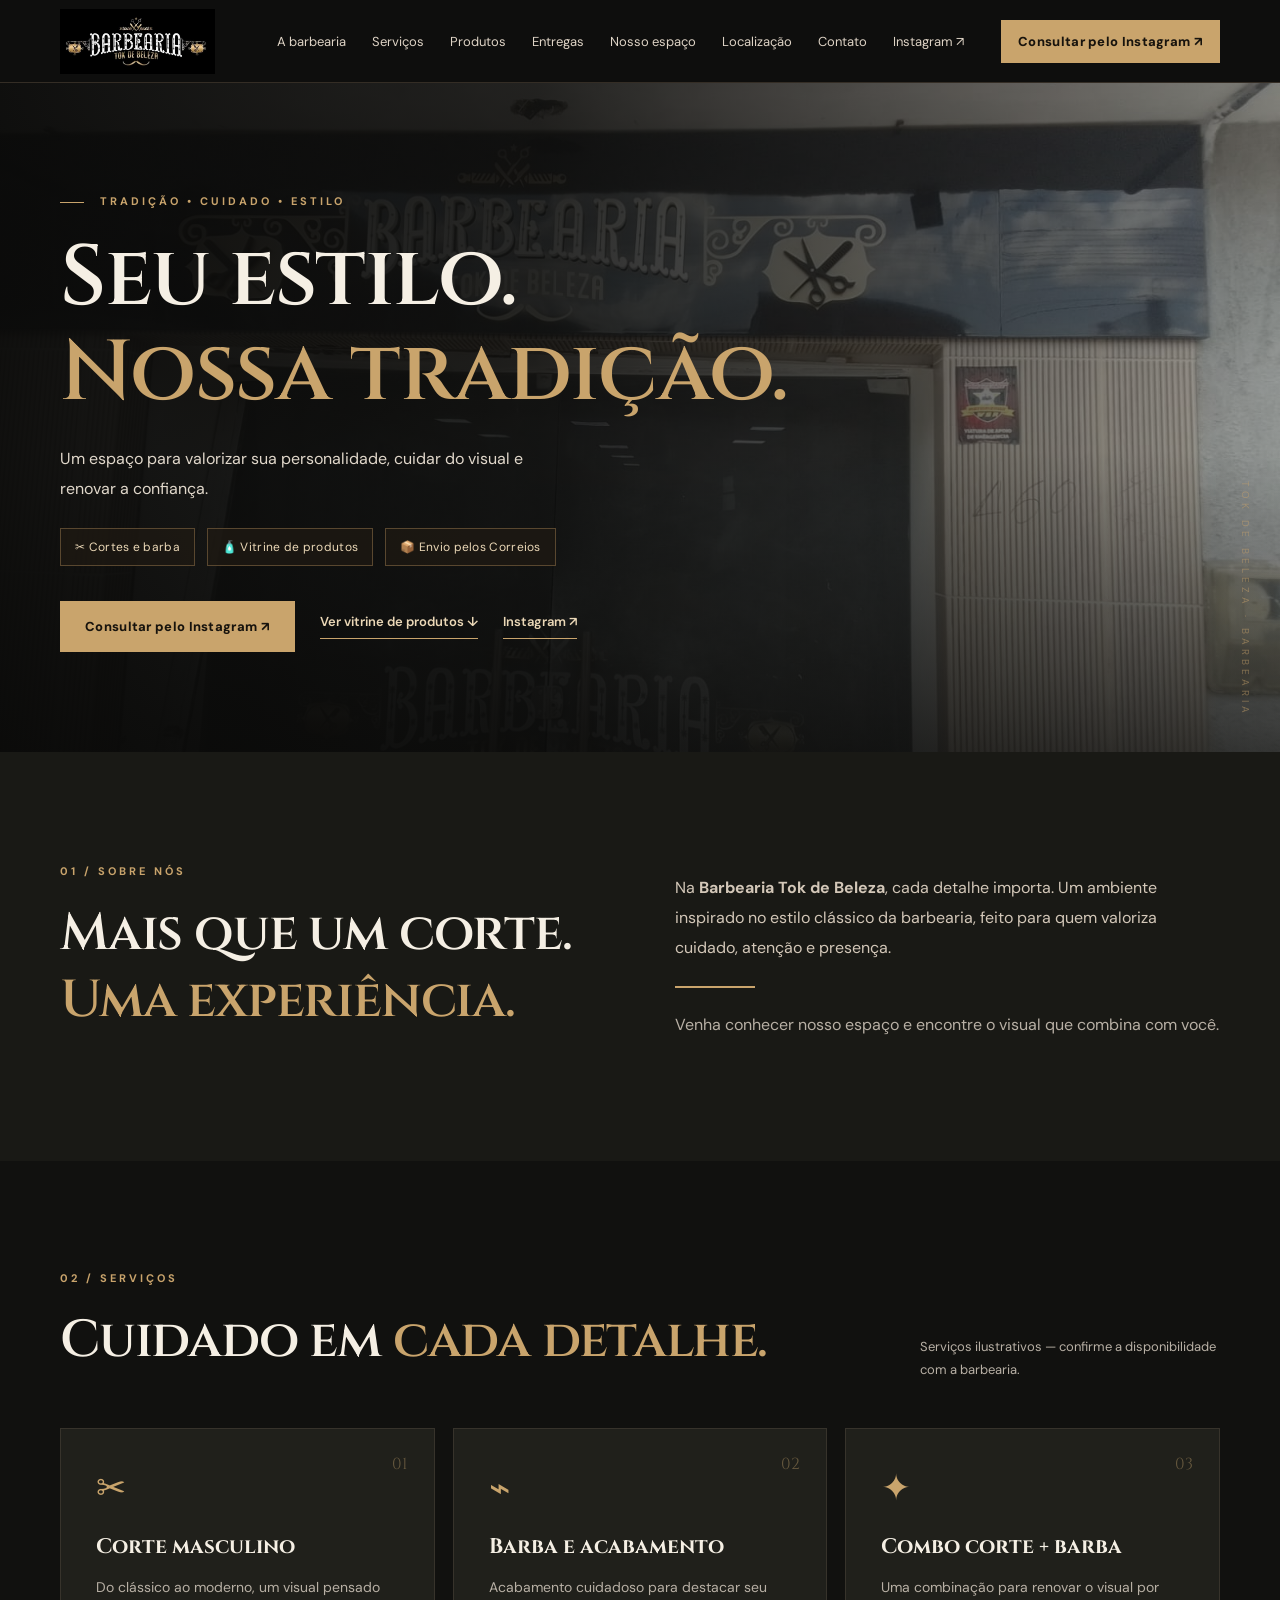
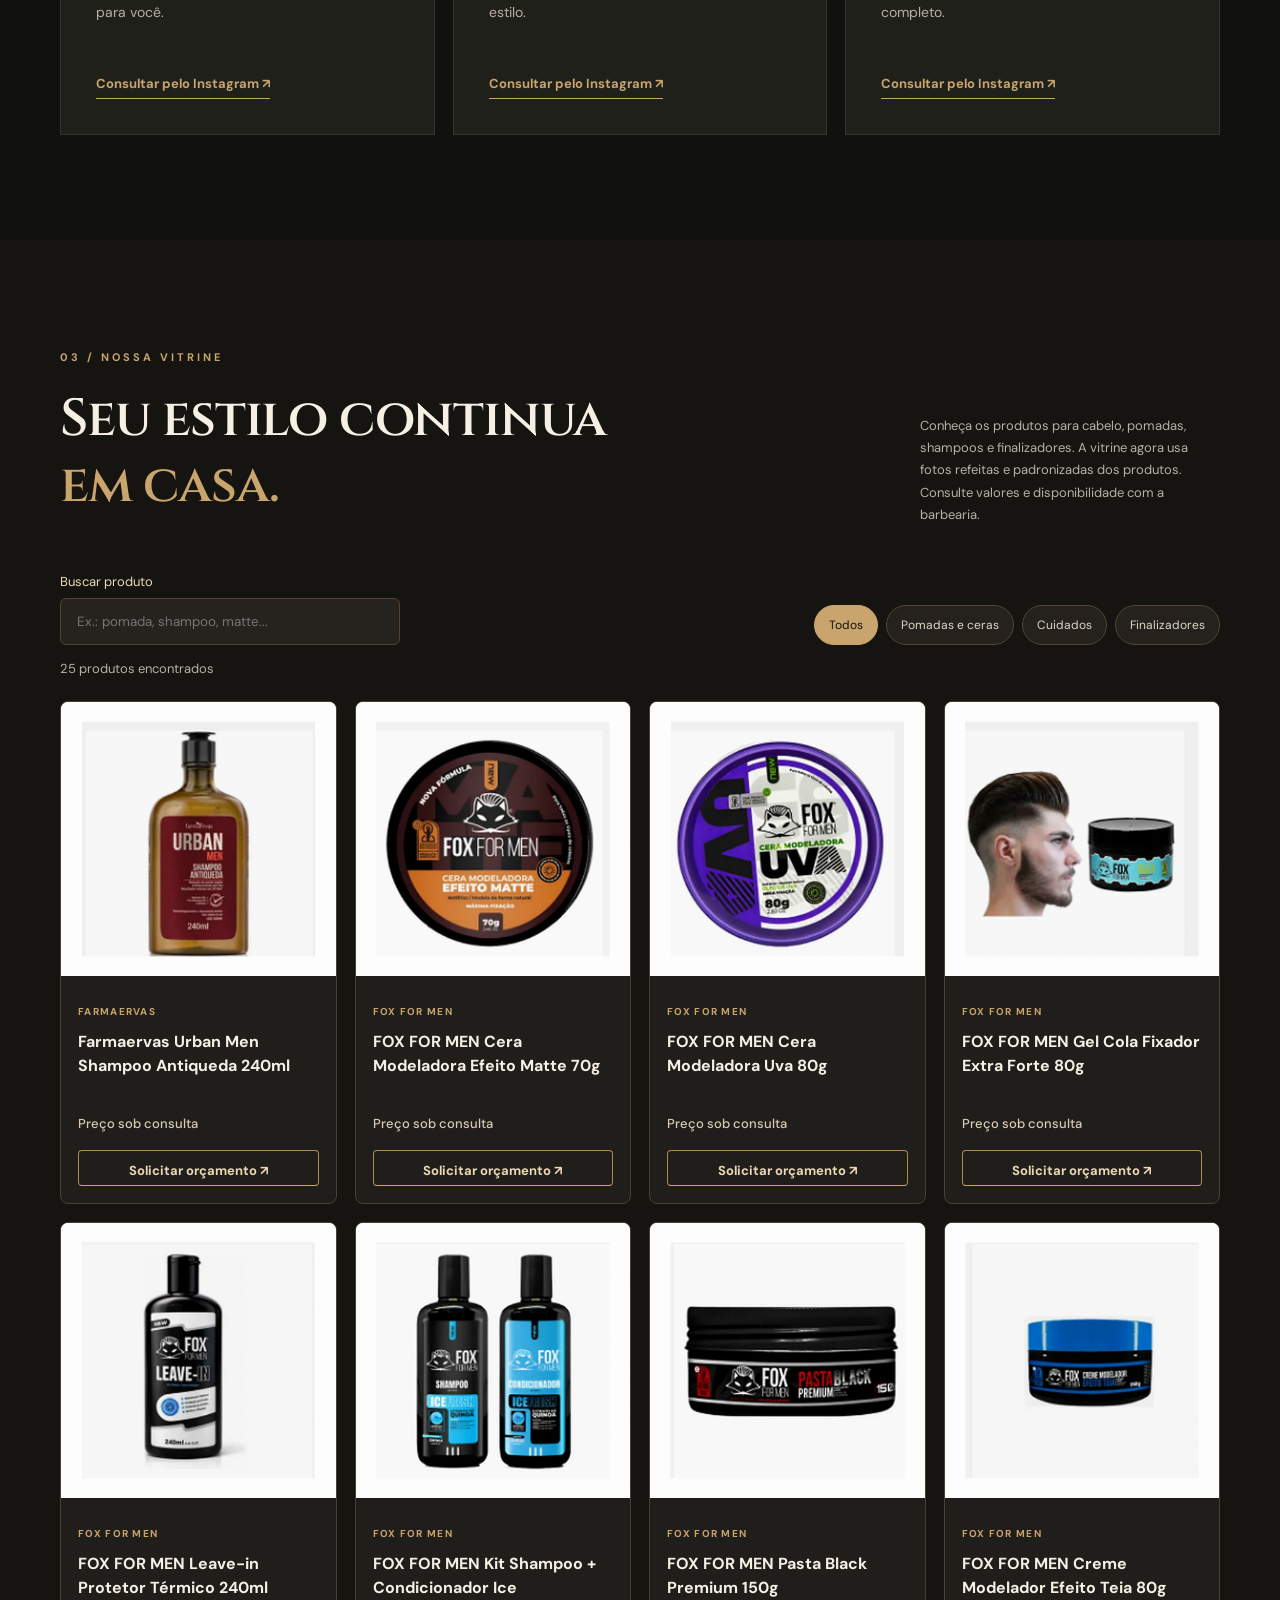
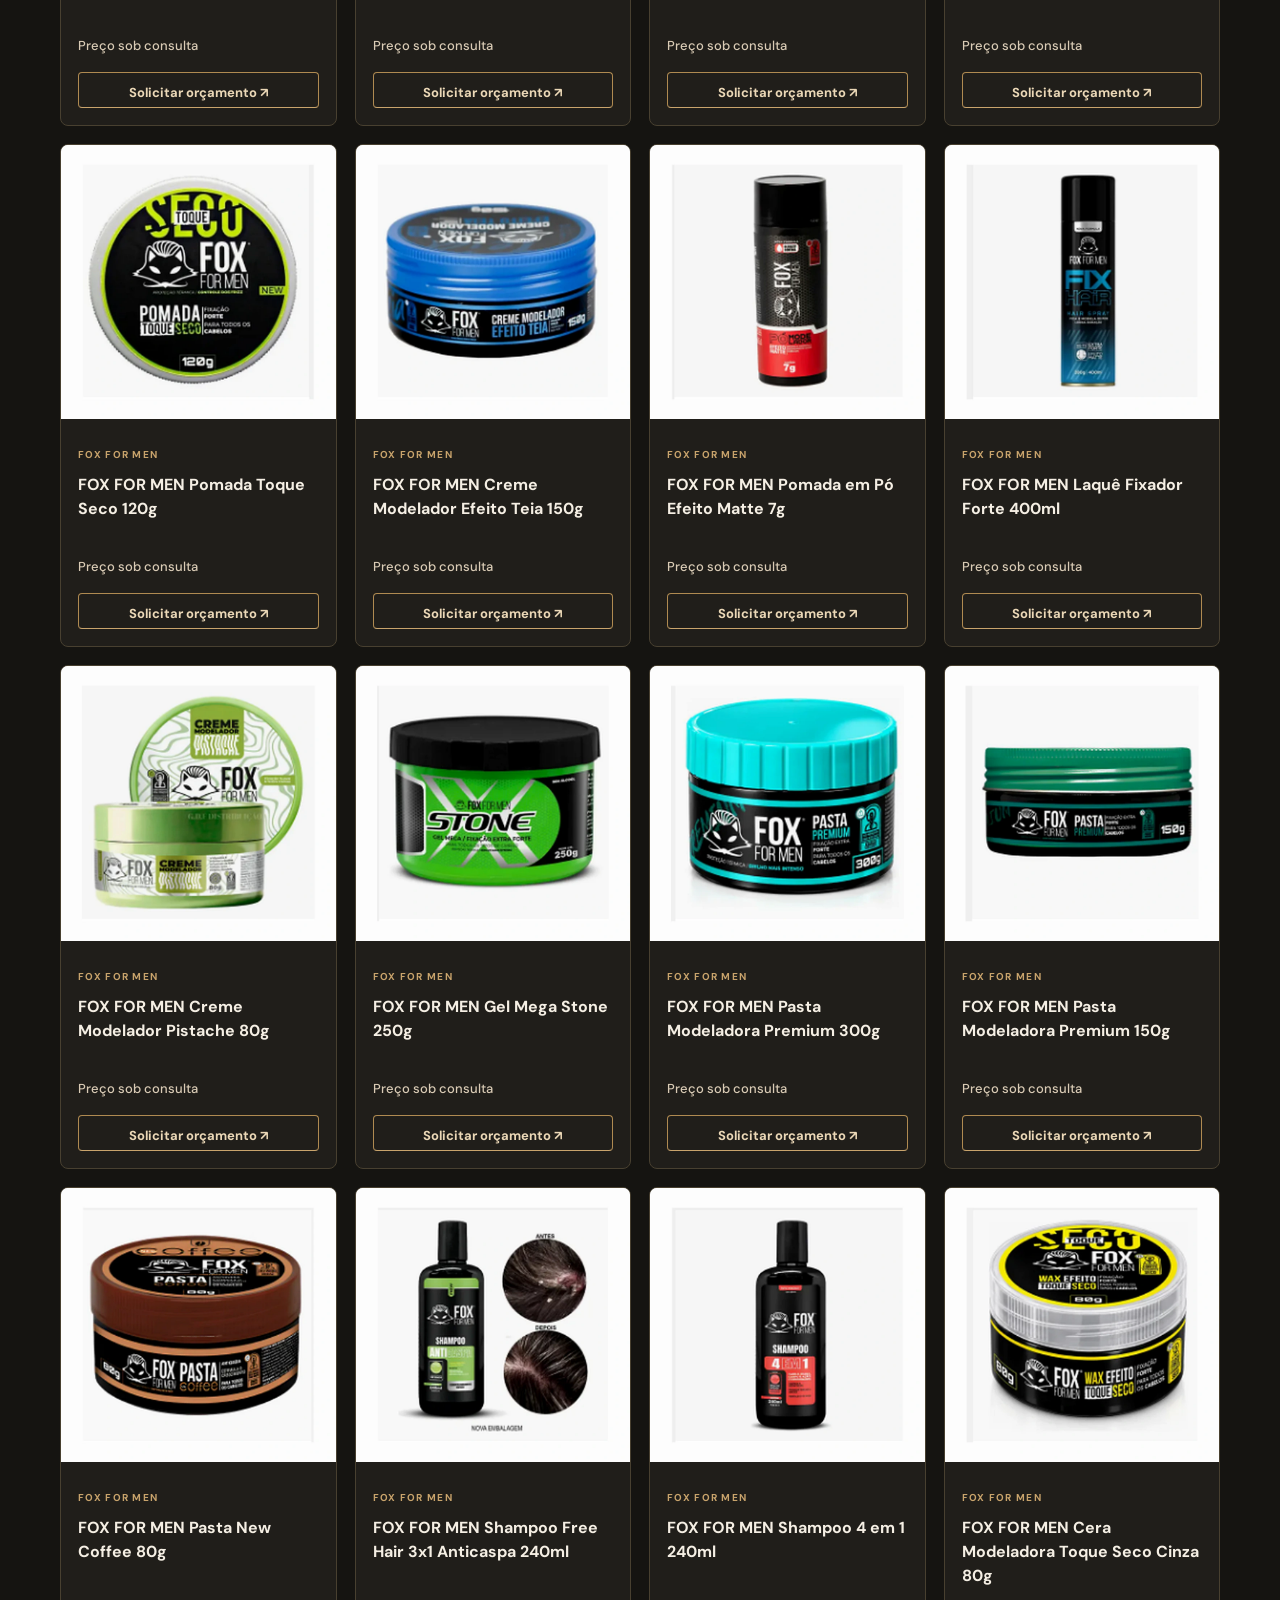
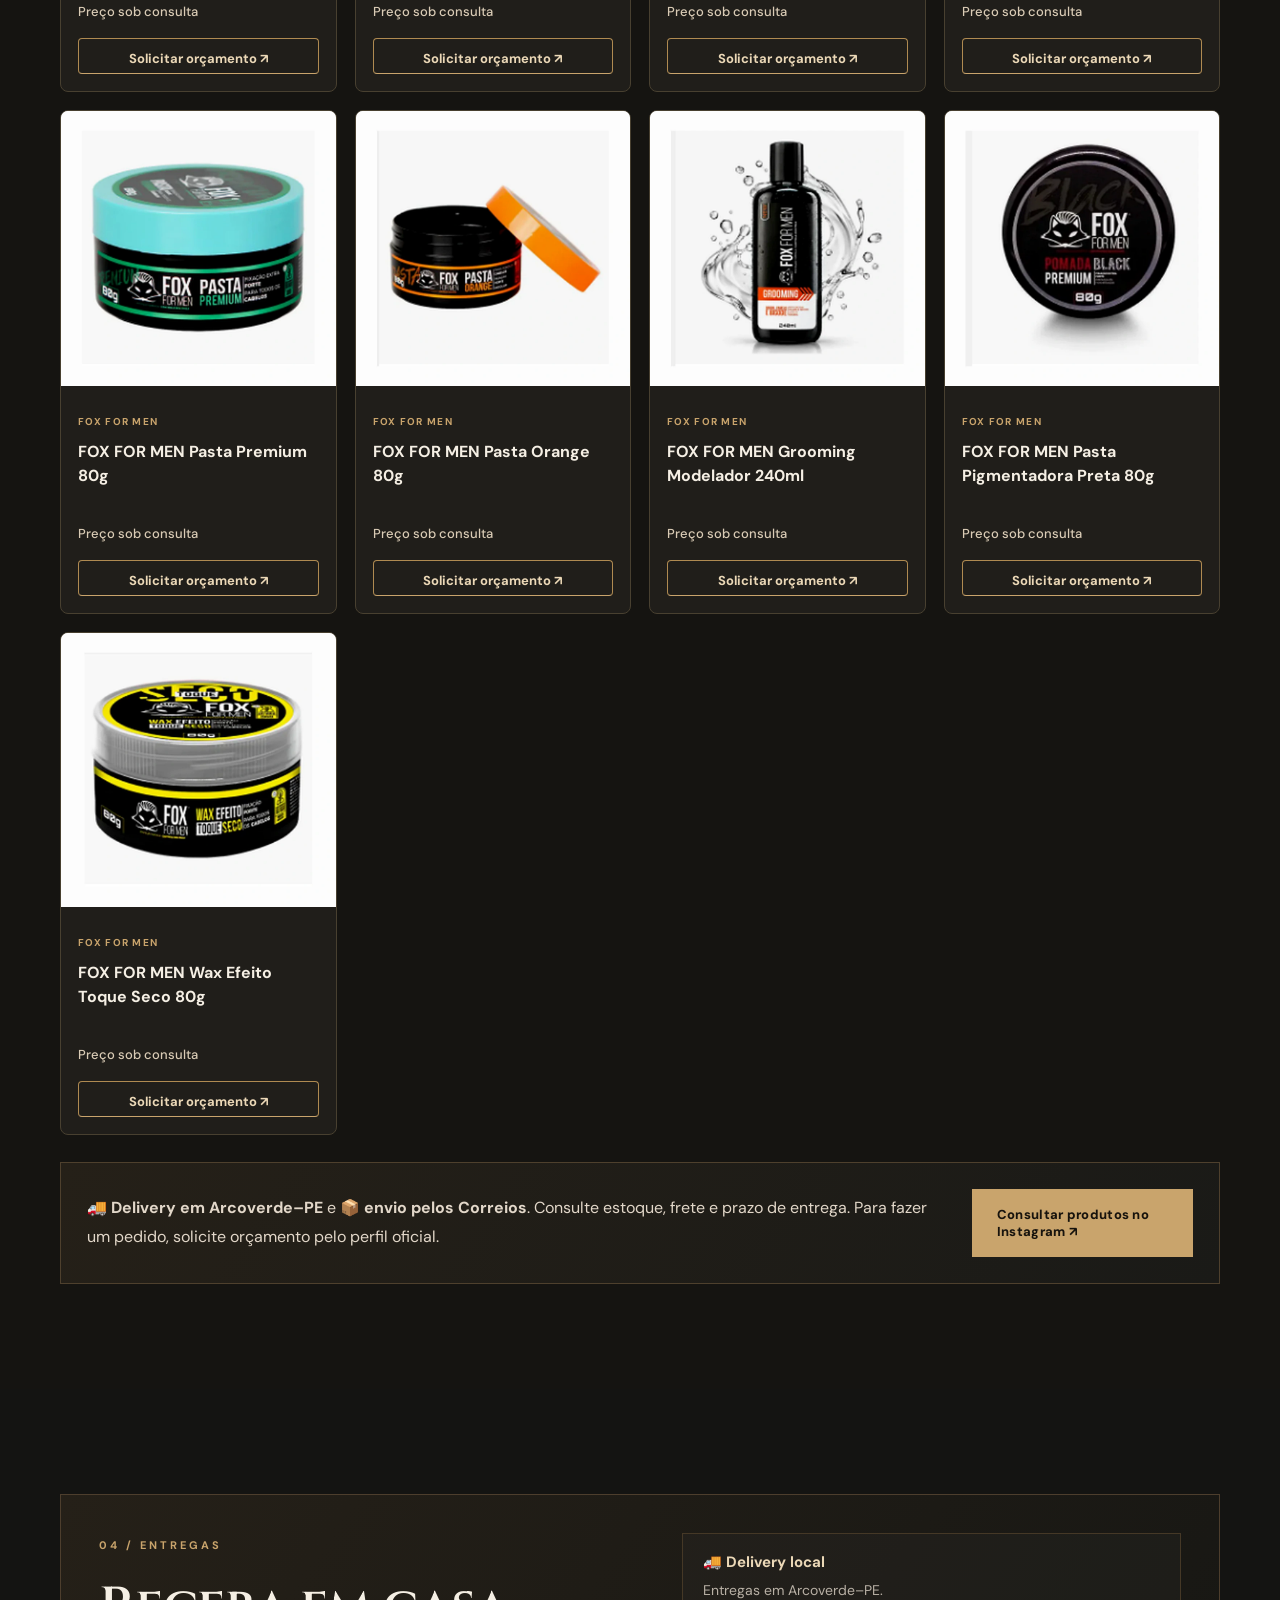
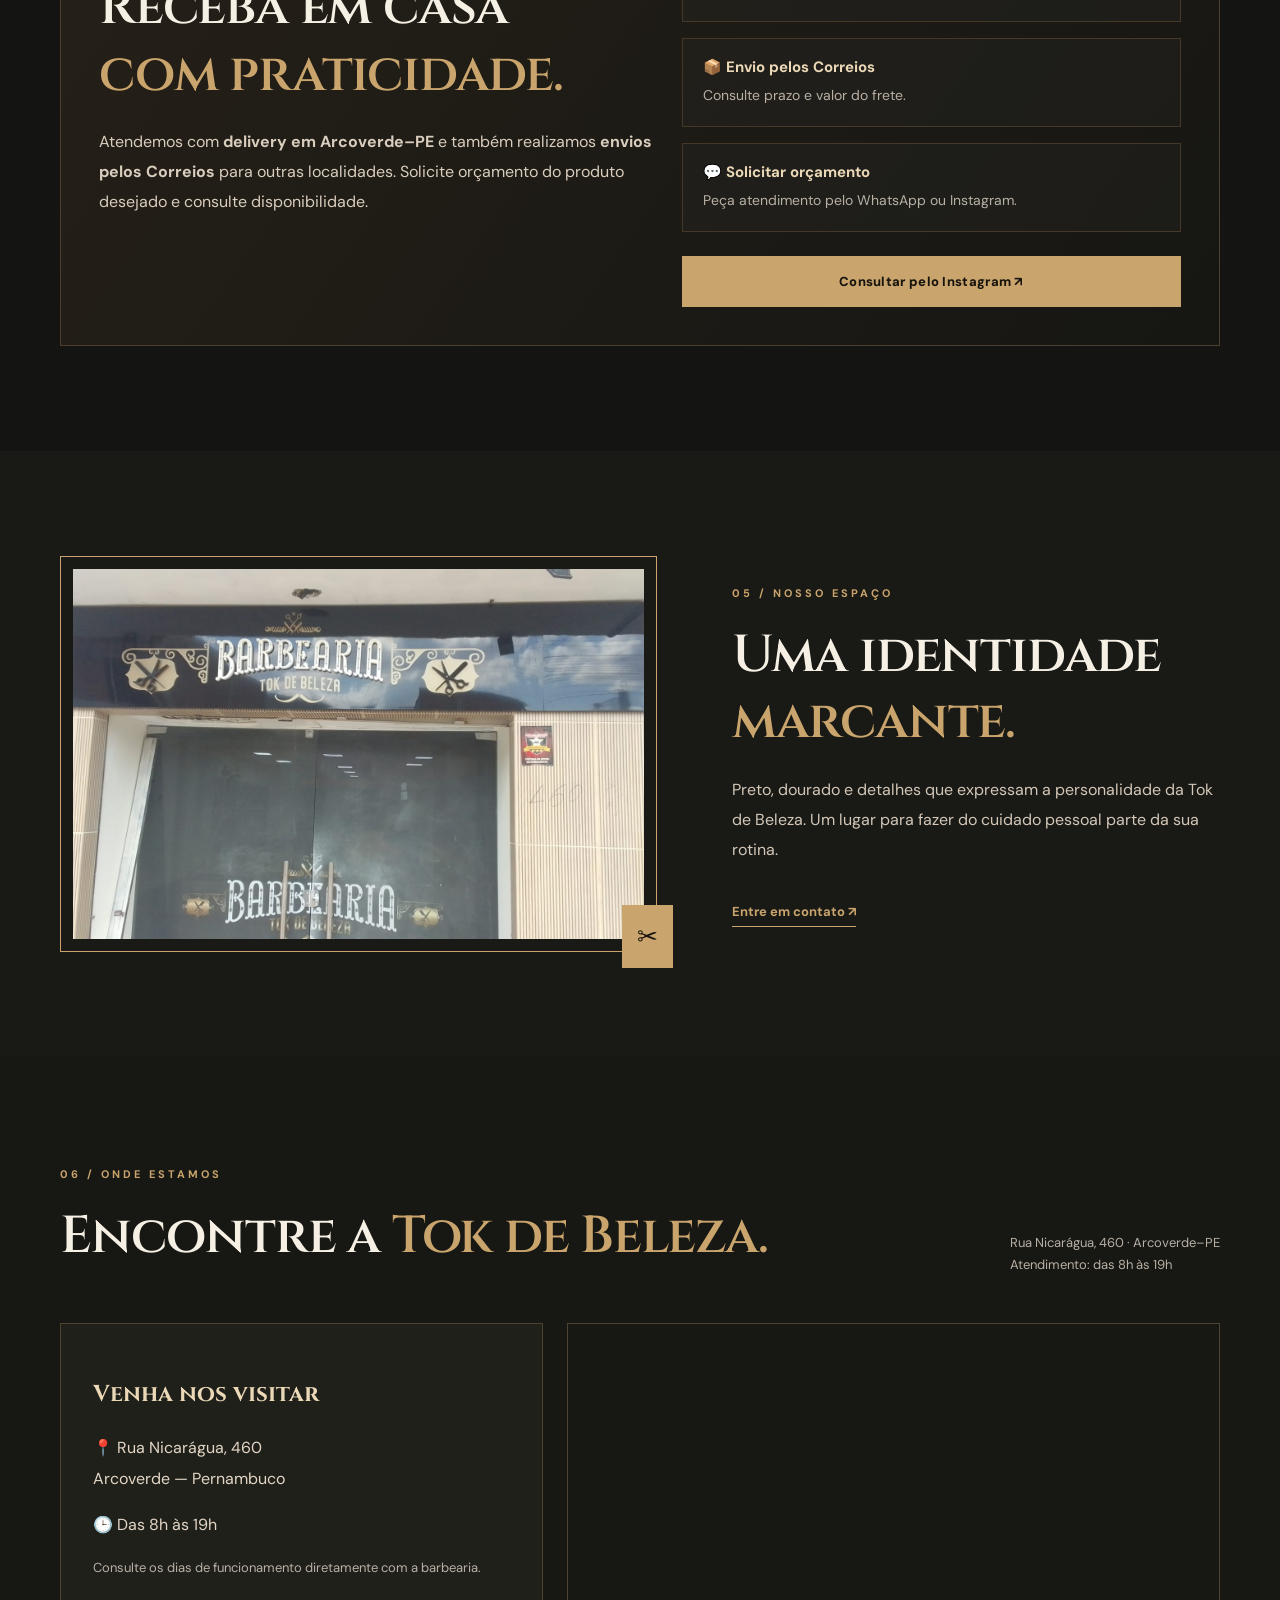
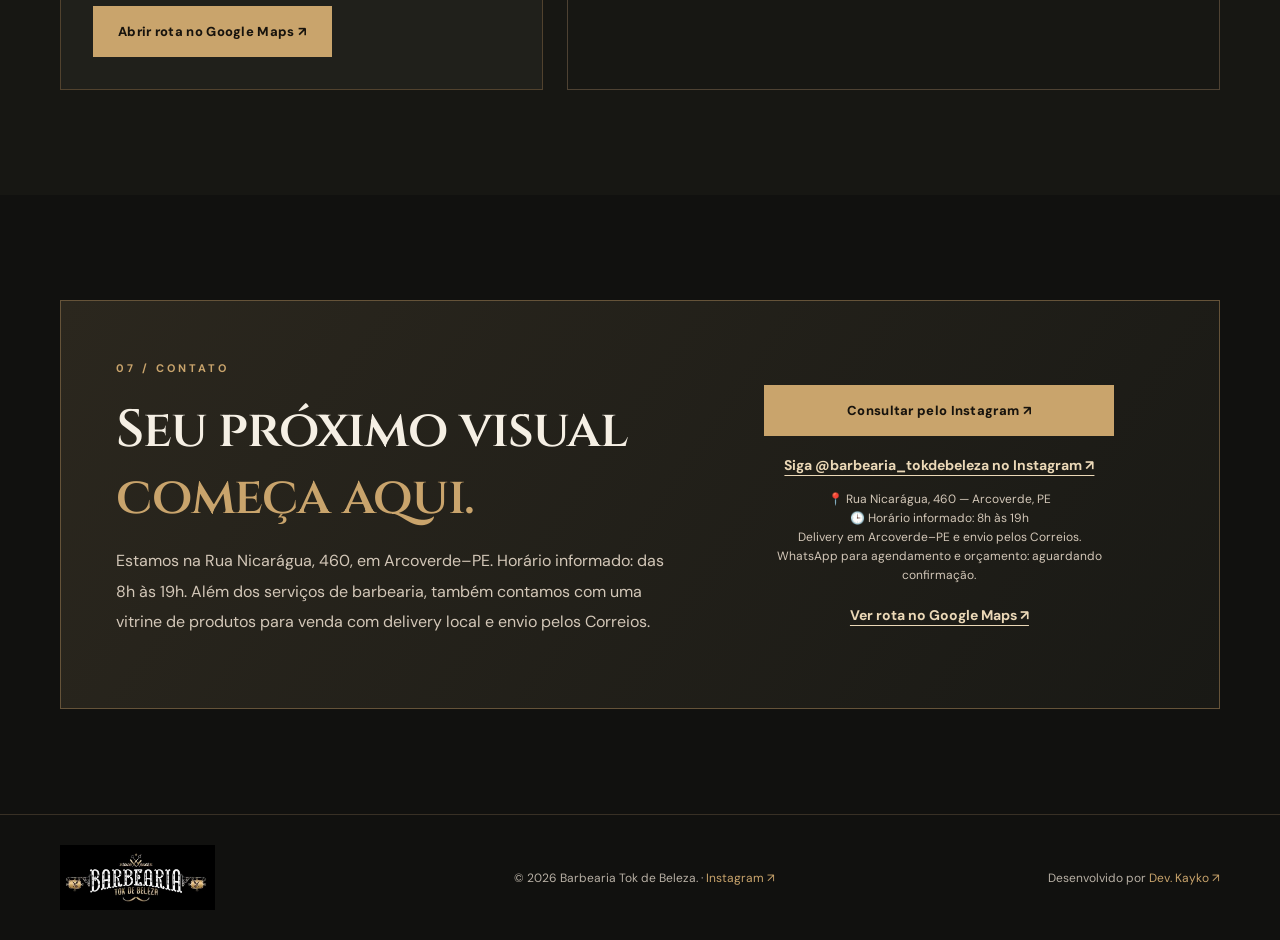
<file: index.html>
<!DOCTYPE html>

<html lang="pt-BR">
<head>
<meta charset="utf-8"/>
<meta content="width=device-width, initial-scale=1" name="viewport"/>
<meta content="#11110f" name="theme-color"/>
<meta content="Barbearia Tok de Beleza — cortes, barba, produtos capilares e atendimento com delivery em Arcoverde-PE e envios pelos Correios." name="description"/>
<title>Barbearia Tok de Beleza | Estilo e tradição</title>
<link href="https://fonts.googleapis.com" rel="preconnect"/>
<link crossorigin="" href="https://fonts.gstatic.com" rel="preconnect"/>
<link href="https://fonts.googleapis.com/css2?family=Cinzel:wght@400;600;700&amp;family=DM+Sans:wght@400;500;600;700&amp;display=swap" rel="stylesheet"/>
<link href="style.css" rel="stylesheet"/>
</head>
<body>
<!-- CONFIGURAÇÃO: substitua SEU_NUMERO_AQUI pelo número com DDI+DDD, só dígitos, ex. 5587999999999. -->
<!-- Instagram oficial configurado. Confirme número de WhatsApp, serviços, preços e horários com o proprietário. -->
<header class="header">
<div class="container nav">
<a aria-label="Barbearia Tok de Beleza - início" class="brand" href="#inicio"><img alt="Logo Barbearia Tok de Beleza" class="brand-logo" src="assets/logo-oficial.png"/><span class="sr-only">Barbearia Tok de Beleza</span></a>
<nav aria-label="Menu principal"><a href="#sobre">A barbearia</a><a href="#servicos">Serviços</a><a href="#produtos">Produtos</a><a href="#entregas">Entregas</a><a href="#espaco">Nosso espaço</a><a href="#localizacao">Localização</a><a href="#contato">Contato</a><a href="https://www.instagram.com/barbearia_tokdebeleza/" rel="noopener noreferrer" target="_blank">Instagram ↗</a></nav>
<a class="btn btn-small" href="https://www.instagram.com/barbearia_tokdebeleza/" rel="noopener noreferrer" target="_blank">Consultar pelo Instagram ↗</a>
</div>
</header>
<main>
<section class="hero" id="inicio"><div aria-hidden="true" class="hero-photo"></div><div class="hero-shade"></div>
<div class="container hero-content"><p class="eyebrow"><span class="line"></span> TRADIÇÃO • CUIDADO • ESTILO</p><h1>Seu estilo.<br/><em>Nossa tradição.</em></h1><p>Um espaço para valorizar sua personalidade, cuidar do visual e renovar a confiança.</p><div class="hero-tags"><span>✂ Cortes e barba</span><span>🧴 Vitrine de produtos</span><span>📦 Envio pelos Correios</span></div><div class="actions"><a class="btn" href="https://www.instagram.com/barbearia_tokdebeleza/" rel="noopener noreferrer" target="_blank">Consultar pelo Instagram ↗</a><a class="btn-outline" href="#produtos">Ver vitrine de produtos ↓</a><a class="btn-outline" href="https://www.instagram.com/barbearia_tokdebeleza/" rel="noopener noreferrer" target="_blank">Instagram ↗</a></div></div>
<div class="hero-side">TOK DE BELEZA · BARBEARIA</div>
</section>
<section class="intro section" id="sobre"><div class="container intro-grid"><div><span class="section-kicker">01 / SOBRE NÓS</span><h2>Mais que um corte.<br/><em>Uma experiência.</em></h2></div><div><p>Na <strong>Barbearia Tok de Beleza</strong>, cada detalhe importa. Um ambiente inspirado no estilo clássico da barbearia, feito para quem valoriza cuidado, atenção e presença.</p><div class="gold-rule"></div><p class="muted">Venha conhecer nosso espaço e encontre o visual que combina com você.</p></div></div></section>
<section class="services section" id="servicos"><div class="container"><div class="section-head"><div><span class="section-kicker">02 / SERVIÇOS</span><h2>Cuidado em <em>cada detalhe.</em></h2></div><p class="muted">Serviços ilustrativos — confirme a disponibilidade com a barbearia.</p></div><div class="service-grid"><article class="service-card"><span class="service-n">01</span><div class="service-icon">✂</div><h3>Corte masculino</h3><p>Do clássico ao moderno, um visual pensado para você.</p><a href="https://www.instagram.com/barbearia_tokdebeleza/" rel="noopener noreferrer" target="_blank">Consultar pelo Instagram ↗</a></article><article class="service-card"><span class="service-n">02</span><div class="service-icon">⌁</div><h3>Barba e acabamento</h3><p>Acabamento cuidadoso para destacar seu estilo.</p><a href="https://www.instagram.com/barbearia_tokdebeleza/" rel="noopener noreferrer" target="_blank">Consultar pelo Instagram ↗</a></article><article class="service-card"><span class="service-n">03</span><div class="service-icon">✦</div><h3>Combo corte + barba</h3><p>Uma combinação para renovar o visual por completo.</p><a href="https://www.instagram.com/barbearia_tokdebeleza/" rel="noopener noreferrer" target="_blank">Consultar pelo Instagram ↗</a></article></div></div></section>
<section class="products section" id="produtos"><div class="container"><div class="section-head"><div><span class="section-kicker">03 / NOSSA VITRINE</span><h2>Seu estilo continua<br/><em>em casa.</em></h2></div><p class="muted">Conheça os produtos para cabelo, pomadas, shampoos e finalizadores. A vitrine agora usa fotos refeitas e padronizadas dos produtos. Consulte valores e disponibilidade com a barbearia.</p></div><div class="catalog-tools"><label class="catalog-search" for="busca-produto">Buscar produto <input autocomplete="off" id="busca-produto" placeholder="Ex.: pomada, shampoo, matte..." type="search"/></label><div aria-label="Filtrar por categoria" class="catalog-filters" role="group"><button class="filter-btn active" data-filter="Todos" type="button">Todos</button><button class="filter-btn" data-filter="Pomadas e ceras" type="button">Pomadas e ceras</button><button class="filter-btn" data-filter="Cuidados" type="button">Cuidados</button><button class="filter-btn" data-filter="Finalizadores" type="button">Finalizadores</button></div></div><p aria-live="polite" class="catalog-counter" id="catalog-counter">25 produtos com fotos refeitas na vitrine</p><div class="product-grid" id="catalog-grid"><article class="product-card" data-category="Cuidados" data-name="farmaervas urban men shampoo antiqueda 240ml"><div class="product-picture"><img alt="Foto refeita: Farmaervas Urban Men Shampoo Antiqueda 240ml" height="760" loading="lazy" src="assets/produtos/farmavervas-urban-men-antiqueda-240ml.webp" width="760"/></div><div class="product-copy"><span class="product-brand">FARMAERVAS</span><h3>Farmaervas Urban Men Shampoo Antiqueda 240ml</h3><div class="product-meta"><strong>Preço sob consulta</strong></div><a aria-label="Solicitar orçamento para Farmaervas Urban Men Shampoo Antiqueda 240ml" class="product-cta" href="https://www.instagram.com/barbearia_tokdebeleza/" rel="noopener noreferrer" target="_blank">Solicitar orçamento ↗</a></div></article><article class="product-card" data-category="Pomadas e ceras" data-name="fox for men cera modeladora efeito matte 70g"><div class="product-picture"><img alt="Foto refeita: FOX FOR MEN Cera Modeladora Efeito Matte 70g" height="760" loading="lazy" src="assets/produtos/fox-cera-modeladora-matte-70g.webp" width="760"/></div><div class="product-copy"><span class="product-brand">FOX FOR MEN</span><h3>FOX FOR MEN Cera Modeladora Efeito Matte 70g</h3><div class="product-meta"><strong>Preço sob consulta</strong></div><a aria-label="Solicitar orçamento para FOX FOR MEN Cera Modeladora Efeito Matte 70g" class="product-cta" href="https://www.instagram.com/barbearia_tokdebeleza/" rel="noopener noreferrer" target="_blank">Solicitar orçamento ↗</a></div></article><article class="product-card" data-category="Pomadas e ceras" data-name="fox for men cera modeladora uva 80g"><div class="product-picture"><img alt="Foto refeita: FOX FOR MEN Cera Modeladora Uva 80g" height="760" loading="lazy" src="assets/produtos/fox-cera-modeladora-uva-80g.webp" width="760"/></div><div class="product-copy"><span class="product-brand">FOX FOR MEN</span><h3>FOX FOR MEN Cera Modeladora Uva 80g</h3><div class="product-meta"><strong>Preço sob consulta</strong></div><a aria-label="Solicitar orçamento para FOX FOR MEN Cera Modeladora Uva 80g" class="product-cta" href="https://www.instagram.com/barbearia_tokdebeleza/" rel="noopener noreferrer" target="_blank">Solicitar orçamento ↗</a></div></article><article class="product-card" data-category="Finalizadores" data-name="fox for men gel cola fixador extra forte 80g"><div class="product-picture"><img alt="Foto refeita: FOX FOR MEN Gel Cola Fixador Extra Forte 80g" height="760" loading="lazy" src="assets/produtos/fox-gel-cola-fixador-extra-forte-80g.webp" width="760"/></div><div class="product-copy"><span class="product-brand">FOX FOR MEN</span><h3>FOX FOR MEN Gel Cola Fixador Extra Forte 80g</h3><div class="product-meta"><strong>Preço sob consulta</strong></div><a aria-label="Solicitar orçamento para FOX FOR MEN Gel Cola Fixador Extra Forte 80g" class="product-cta" href="https://www.instagram.com/barbearia_tokdebeleza/" rel="noopener noreferrer" target="_blank">Solicitar orçamento ↗</a></div></article><article class="product-card" data-category="Cuidados" data-name="fox for men leave-in protetor térmico 240ml"><div class="product-picture"><img alt="Foto refeita: FOX FOR MEN Leave-in Protetor Térmico 240ml" height="760" loading="lazy" src="assets/produtos/fox-leave-in-protetor-termico-240ml.webp" width="760"/></div><div class="product-copy"><span class="product-brand">FOX FOR MEN</span><h3>FOX FOR MEN Leave-in Protetor Térmico 240ml</h3><div class="product-meta"><strong>Preço sob consulta</strong></div><a aria-label="Solicitar orçamento para FOX FOR MEN Leave-in Protetor Térmico 240ml" class="product-cta" href="https://www.instagram.com/barbearia_tokdebeleza/" rel="noopener noreferrer" target="_blank">Solicitar orçamento ↗</a></div></article><article class="product-card" data-category="Cuidados" data-name="fox for men kit shampoo + condicionador ice"><div class="product-picture"><img alt="Foto refeita: FOX FOR MEN Kit Shampoo + Condicionador Ice" height="760" loading="lazy" src="assets/produtos/fox-kit-shampoo-condicionador-ice.webp" width="760"/></div><div class="product-copy"><span class="product-brand">FOX FOR MEN</span><h3>FOX FOR MEN Kit Shampoo + Condicionador Ice</h3><div class="product-meta"><strong>Preço sob consulta</strong></div><a aria-label="Solicitar orçamento para FOX FOR MEN Kit Shampoo + Condicionador Ice" class="product-cta" href="https://www.instagram.com/barbearia_tokdebeleza/" rel="noopener noreferrer" target="_blank">Solicitar orçamento ↗</a></div></article><article class="product-card" data-category="Pomadas e ceras" data-name="fox for men pasta black premium 150g"><div class="product-picture"><img alt="Foto refeita: FOX FOR MEN Pasta Black Premium 150g" height="760" loading="lazy" src="assets/produtos/fox-pasta-black-premium-150g.webp" width="760"/></div><div class="product-copy"><span class="product-brand">FOX FOR MEN</span><h3>FOX FOR MEN Pasta Black Premium 150g</h3><div class="product-meta"><strong>Preço sob consulta</strong></div><a aria-label="Solicitar orçamento para FOX FOR MEN Pasta Black Premium 150g" class="product-cta" href="https://www.instagram.com/barbearia_tokdebeleza/" rel="noopener noreferrer" target="_blank">Solicitar orçamento ↗</a></div></article><article class="product-card" data-category="Pomadas e ceras" data-name="fox for men creme modelador efeito teia 80g"><div class="product-picture"><img alt="Foto refeita: FOX FOR MEN Creme Modelador Efeito Teia 80g" height="760" loading="lazy" src="assets/produtos/fox-creme-modelador-teia-80g.webp" width="760"/></div><div class="product-copy"><span class="product-brand">FOX FOR MEN</span><h3>FOX FOR MEN Creme Modelador Efeito Teia 80g</h3><div class="product-meta"><strong>Preço sob consulta</strong></div><a aria-label="Solicitar orçamento para FOX FOR MEN Creme Modelador Efeito Teia 80g" class="product-cta" href="https://www.instagram.com/barbearia_tokdebeleza/" rel="noopener noreferrer" target="_blank">Solicitar orçamento ↗</a></div></article><article class="product-card" data-category="Pomadas e ceras" data-name="fox for men pomada toque seco 120g"><div class="product-picture"><img alt="Foto refeita: FOX FOR MEN Pomada Toque Seco 120g" height="760" loading="lazy" src="assets/produtos/fox-pomada-toque-seco-120g.webp" width="760"/></div><div class="product-copy"><span class="product-brand">FOX FOR MEN</span><h3>FOX FOR MEN Pomada Toque Seco 120g</h3><div class="product-meta"><strong>Preço sob consulta</strong></div><a aria-label="Solicitar orçamento para FOX FOR MEN Pomada Toque Seco 120g" class="product-cta" href="https://www.instagram.com/barbearia_tokdebeleza/" rel="noopener noreferrer" target="_blank">Solicitar orçamento ↗</a></div></article><article class="product-card" data-category="Pomadas e ceras" data-name="fox for men creme modelador efeito teia 150g"><div class="product-picture"><img alt="Foto refeita: FOX FOR MEN Creme Modelador Efeito Teia 150g" height="760" loading="lazy" src="assets/produtos/fox-creme-modelador-teia-150g.webp" width="760"/></div><div class="product-copy"><span class="product-brand">FOX FOR MEN</span><h3>FOX FOR MEN Creme Modelador Efeito Teia 150g</h3><div class="product-meta"><strong>Preço sob consulta</strong></div><a aria-label="Solicitar orçamento para FOX FOR MEN Creme Modelador Efeito Teia 150g" class="product-cta" href="https://www.instagram.com/barbearia_tokdebeleza/" rel="noopener noreferrer" target="_blank">Solicitar orçamento ↗</a></div></article><article class="product-card" data-category="Finalizadores" data-name="fox for men pomada em pó efeito matte 7g"><div class="product-picture"><img alt="Foto refeita: FOX FOR MEN Pomada em Pó Efeito Matte 7g" height="760" loading="lazy" src="assets/produtos/fox-pomada-po-efeito-matte-7g.webp" width="760"/></div><div class="product-copy"><span class="product-brand">FOX FOR MEN</span><h3>FOX FOR MEN Pomada em Pó Efeito Matte 7g</h3><div class="product-meta"><strong>Preço sob consulta</strong></div><a aria-label="Solicitar orçamento para FOX FOR MEN Pomada em Pó Efeito Matte 7g" class="product-cta" href="https://www.instagram.com/barbearia_tokdebeleza/" rel="noopener noreferrer" target="_blank">Solicitar orçamento ↗</a></div></article><article class="product-card" data-category="Finalizadores" data-name="fox for men laquê fixador forte 400ml"><div class="product-picture"><img alt="Foto refeita: FOX FOR MEN Laquê Fixador Forte 400ml" height="760" loading="lazy" src="assets/produtos/fox-fixador-forte-400ml.webp" width="760"/></div><div class="product-copy"><span class="product-brand">FOX FOR MEN</span><h3>FOX FOR MEN Laquê Fixador Forte 400ml</h3><div class="product-meta"><strong>Preço sob consulta</strong></div><a aria-label="Solicitar orçamento para FOX FOR MEN Laquê Fixador Forte 400ml" class="product-cta" href="https://www.instagram.com/barbearia_tokdebeleza/" rel="noopener noreferrer" target="_blank">Solicitar orçamento ↗</a></div></article><article class="product-card" data-category="Pomadas e ceras" data-name="fox for men creme modelador pistache 80g"><div class="product-picture"><img alt="Foto refeita: FOX FOR MEN Creme Modelador Pistache 80g" height="760" loading="lazy" src="assets/produtos/fox-creme-modelador-pistache-80g.webp" width="760"/></div><div class="product-copy"><span class="product-brand">FOX FOR MEN</span><h3>FOX FOR MEN Creme Modelador Pistache 80g</h3><div class="product-meta"><strong>Preço sob consulta</strong></div><a aria-label="Solicitar orçamento para FOX FOR MEN Creme Modelador Pistache 80g" class="product-cta" href="https://www.instagram.com/barbearia_tokdebeleza/" rel="noopener noreferrer" target="_blank">Solicitar orçamento ↗</a></div></article><article class="product-card" data-category="Finalizadores" data-name="fox for men gel mega stone 250g"><div class="product-picture"><img alt="Foto refeita: FOX FOR MEN Gel Mega Stone 250g" height="760" loading="lazy" src="assets/produtos/fox-gel-mega-stone-250g.webp" width="760"/></div><div class="product-copy"><span class="product-brand">FOX FOR MEN</span><h3>FOX FOR MEN Gel Mega Stone 250g</h3><div class="product-meta"><strong>Preço sob consulta</strong></div><a aria-label="Solicitar orçamento para FOX FOR MEN Gel Mega Stone 250g" class="product-cta" href="https://www.instagram.com/barbearia_tokdebeleza/" rel="noopener noreferrer" target="_blank">Solicitar orçamento ↗</a></div></article><article class="product-card" data-category="Pomadas e ceras" data-name="fox for men pasta modeladora premium 300g"><div class="product-picture"><img alt="Foto refeita: FOX FOR MEN Pasta Modeladora Premium 300g" height="760" loading="lazy" src="assets/produtos/fox-pasta-premium-extra-forte-300g.webp" width="760"/></div><div class="product-copy"><span class="product-brand">FOX FOR MEN</span><h3>FOX FOR MEN Pasta Modeladora Premium 300g</h3><div class="product-meta"><strong>Preço sob consulta</strong></div><a aria-label="Solicitar orçamento para FOX FOR MEN Pasta Modeladora Premium 300g" class="product-cta" href="https://www.instagram.com/barbearia_tokdebeleza/" rel="noopener noreferrer" target="_blank">Solicitar orçamento ↗</a></div></article><article class="product-card" data-category="Pomadas e ceras" data-name="fox for men pasta modeladora premium 150g"><div class="product-picture"><img alt="Foto refeita: FOX FOR MEN Pasta Modeladora Premium 150g" height="760" loading="lazy" src="assets/produtos/fox-pasta-premium-150g.webp" width="760"/></div><div class="product-copy"><span class="product-brand">FOX FOR MEN</span><h3>FOX FOR MEN Pasta Modeladora Premium 150g</h3><div class="product-meta"><strong>Preço sob consulta</strong></div><a aria-label="Solicitar orçamento para FOX FOR MEN Pasta Modeladora Premium 150g" class="product-cta" href="https://www.instagram.com/barbearia_tokdebeleza/" rel="noopener noreferrer" target="_blank">Solicitar orçamento ↗</a></div></article><article class="product-card" data-category="Pomadas e ceras" data-name="fox for men pasta new coffee 80g"><div class="product-picture"><img alt="Foto refeita: FOX FOR MEN Pasta New Coffee 80g" height="760" loading="lazy" src="assets/produtos/fox-pasta-new-coffee-80g.webp" width="760"/></div><div class="product-copy"><span class="product-brand">FOX FOR MEN</span><h3>FOX FOR MEN Pasta New Coffee 80g</h3><div class="product-meta"><strong>Preço sob consulta</strong></div><a aria-label="Solicitar orçamento para FOX FOR MEN Pasta New Coffee 80g" class="product-cta" href="https://www.instagram.com/barbearia_tokdebeleza/" rel="noopener noreferrer" target="_blank">Solicitar orçamento ↗</a></div></article><article class="product-card" data-category="Cuidados" data-name="fox for men shampoo free hair 3x1 anticaspa 240ml"><div class="product-picture"><img alt="Foto refeita: FOX FOR MEN Shampoo Free Hair 3x1 Anticaspa 240ml" height="760" loading="lazy" src="assets/produtos/fox-shampoo-free-hair-anticaspa-240ml.webp" width="760"/></div><div class="product-copy"><span class="product-brand">FOX FOR MEN</span><h3>FOX FOR MEN Shampoo Free Hair 3x1 Anticaspa 240ml</h3><div class="product-meta"><strong>Preço sob consulta</strong></div><a aria-label="Solicitar orçamento para FOX FOR MEN Shampoo Free Hair 3x1 Anticaspa 240ml" class="product-cta" href="https://www.instagram.com/barbearia_tokdebeleza/" rel="noopener noreferrer" target="_blank">Solicitar orçamento ↗</a></div></article><article class="product-card" data-category="Cuidados" data-name="fox for men shampoo 4 em 1 240ml"><div class="product-picture"><img alt="Foto refeita: FOX FOR MEN Shampoo 4 em 1 240ml" height="760" loading="lazy" src="assets/produtos/fox-shampoo-4-em-1-240ml.webp" width="760"/></div><div class="product-copy"><span class="product-brand">FOX FOR MEN</span><h3>FOX FOR MEN Shampoo 4 em 1 240ml</h3><div class="product-meta"><strong>Preço sob consulta</strong></div><a aria-label="Solicitar orçamento para FOX FOR MEN Shampoo 4 em 1 240ml" class="product-cta" href="https://www.instagram.com/barbearia_tokdebeleza/" rel="noopener noreferrer" target="_blank">Solicitar orçamento ↗</a></div></article><article class="product-card" data-category="Pomadas e ceras" data-name="fox for men cera modeladora toque seco cinza 80g"><div class="product-picture"><img alt="Foto refeita: FOX FOR MEN Cera Modeladora Toque Seco Cinza 80g" height="760" loading="lazy" src="assets/produtos/fox-cera-toque-seco-cinza-80g.webp" width="760"/></div><div class="product-copy"><span class="product-brand">FOX FOR MEN</span><h3>FOX FOR MEN Cera Modeladora Toque Seco Cinza 80g</h3><div class="product-meta"><strong>Preço sob consulta</strong></div><a aria-label="Solicitar orçamento para FOX FOR MEN Cera Modeladora Toque Seco Cinza 80g" class="product-cta" href="https://www.instagram.com/barbearia_tokdebeleza/" rel="noopener noreferrer" target="_blank">Solicitar orçamento ↗</a></div></article><article class="product-card" data-category="Pomadas e ceras" data-name="fox for men pasta premium 80g"><div class="product-picture"><img alt="Foto refeita: FOX FOR MEN Pasta Premium 80g" height="760" loading="lazy" src="assets/produtos/fox-pasta-premium-80g.webp" width="760"/></div><div class="product-copy"><span class="product-brand">FOX FOR MEN</span><h3>FOX FOR MEN Pasta Premium 80g</h3><div class="product-meta"><strong>Preço sob consulta</strong></div><a aria-label="Solicitar orçamento para FOX FOR MEN Pasta Premium 80g" class="product-cta" href="https://www.instagram.com/barbearia_tokdebeleza/" rel="noopener noreferrer" target="_blank">Solicitar orçamento ↗</a></div></article><article class="product-card" data-category="Pomadas e ceras" data-name="fox for men pasta orange 80g"><div class="product-picture"><img alt="Foto refeita: FOX FOR MEN Pasta Orange 80g" height="760" loading="lazy" src="assets/produtos/fox-pasta-orange-80g.webp" width="760"/></div><div class="product-copy"><span class="product-brand">FOX FOR MEN</span><h3>FOX FOR MEN Pasta Orange 80g</h3><div class="product-meta"><strong>Preço sob consulta</strong></div><a aria-label="Solicitar orçamento para FOX FOR MEN Pasta Orange 80g" class="product-cta" href="https://www.instagram.com/barbearia_tokdebeleza/" rel="noopener noreferrer" target="_blank">Solicitar orçamento ↗</a></div></article><article class="product-card" data-category="Finalizadores" data-name="fox for men grooming modelador 240ml"><div class="product-picture"><img alt="Foto refeita: FOX FOR MEN Grooming Modelador 240ml" height="760" loading="lazy" src="assets/produtos/fox-grooming-240ml.webp" width="760"/></div><div class="product-copy"><span class="product-brand">FOX FOR MEN</span><h3>FOX FOR MEN Grooming Modelador 240ml</h3><div class="product-meta"><strong>Preço sob consulta</strong></div><a aria-label="Solicitar orçamento para FOX FOR MEN Grooming Modelador 240ml" class="product-cta" href="https://www.instagram.com/barbearia_tokdebeleza/" rel="noopener noreferrer" target="_blank">Solicitar orçamento ↗</a></div></article><article class="product-card" data-category="Pomadas e ceras" data-name="fox for men pasta pigmentadora preta 80g"><div class="product-picture"><img alt="Foto refeita: FOX FOR MEN Pasta Pigmentadora Preta 80g" height="760" loading="lazy" src="assets/produtos/fox-pasta-pigmentadora-preta-80g.webp" width="760"/></div><div class="product-copy"><span class="product-brand">FOX FOR MEN</span><h3>FOX FOR MEN Pasta Pigmentadora Preta 80g</h3><div class="product-meta"><strong>Preço sob consulta</strong></div><a aria-label="Solicitar orçamento para FOX FOR MEN Pasta Pigmentadora Preta 80g" class="product-cta" href="https://www.instagram.com/barbearia_tokdebeleza/" rel="noopener noreferrer" target="_blank">Solicitar orçamento ↗</a></div></article><article class="product-card" data-category="Pomadas e ceras" data-name="fox for men wax efeito toque seco 80g"><div class="product-picture"><img alt="Foto refeita: FOX FOR MEN Wax Efeito Toque Seco 80g" height="760" loading="lazy" src="assets/produtos/fox-wax-toque-seco-80g.webp" width="760"/></div><div class="product-copy"><span class="product-brand">FOX FOR MEN</span><h3>FOX FOR MEN Wax Efeito Toque Seco 80g</h3><div class="product-meta"><strong>Preço sob consulta</strong></div><a aria-label="Solicitar orçamento para FOX FOR MEN Wax Efeito Toque Seco 80g" class="product-cta" href="https://www.instagram.com/barbearia_tokdebeleza/" rel="noopener noreferrer" target="_blank">Solicitar orçamento ↗</a></div></article></div><p class="catalog-empty" hidden="" id="catalog-empty">Nenhum produto encontrado. Tente outra busca.</p><div class="catalog-note"><p>🚚 <strong>Delivery em Arcoverde–PE</strong> e 📦 <strong>envio pelos Correios</strong>. Consulte estoque, frete e prazo de entrega. Para fazer um pedido, solicite orçamento pelo perfil oficial.</p><a class="btn" href="https://www.instagram.com/barbearia_tokdebeleza/" rel="noopener noreferrer" target="_blank">Consultar produtos no Instagram ↗</a></div></div></section>
<section class="delivery section" id="entregas"><div class="container delivery-box"><div><span class="section-kicker">04 / ENTREGAS</span><h2>Receba em casa<br/><em>com praticidade.</em></h2><p>Atendemos com <strong>delivery em Arcoverde–PE</strong> e também realizamos <strong>envios pelos Correios</strong> para outras localidades. Solicite orçamento do produto desejado e consulte disponibilidade.</p></div><div class="delivery-points"><div class="delivery-item"><strong>🚚 Delivery local</strong><span>Entregas em Arcoverde–PE.</span></div><div class="delivery-item"><strong>📦 Envio pelos Correios</strong><span>Consulte prazo e valor do frete.</span></div><div class="delivery-item"><strong>💬 Solicitar orçamento</strong><span>Peça atendimento pelo WhatsApp ou Instagram.</span></div><a class="btn" href="https://www.instagram.com/barbearia_tokdebeleza/" rel="noopener noreferrer" target="_blank">Consultar pelo Instagram ↗</a></div></div></section>
<section class="space section" id="espaco"><div class="container space-grid"><div class="photo-wrap"><img alt="Fachada da Barbearia Tok de Beleza com letreiro preto e dourado" loading="lazy" src="assets/fachada.jpg"/><div class="photo-corner">✂</div></div><div class="space-copy"><span class="section-kicker">05 / NOSSO ESPAÇO</span><h2>Uma identidade<br/><em>marcante.</em></h2><p>Preto, dourado e detalhes que expressam a personalidade da Tok de Beleza. Um lugar para fazer do cuidado pessoal parte da sua rotina.</p><a class="text-link" href="#contato">Entre em contato <span>↗</span></a></div></div></section>
<section class="location section" id="localizacao"><div class="container"><div class="section-head"><div><span class="section-kicker">06 / ONDE ESTAMOS</span><h2>Encontre a <em>Tok de Beleza.</em></h2></div><p class="muted">Rua Nicarágua, 460 · Arcoverde–PE<br/>Atendimento: das 8h às 19h</p></div><div class="map-grid"><div class="map-info"><h3>Venha nos visitar</h3><p>📍 Rua Nicarágua, 460<br/>Arcoverde — Pernambuco</p><p>🕒 Das 8h às 19h</p><p class="muted">Consulte os dias de funcionamento diretamente com a barbearia.</p><a class="btn" href="https://www.google.com/maps/search/?api=1&amp;query=Rua%20Nicar%C3%A1gua%2C%20460%2C%20Arcoverde%2C%20PE%2C%20Brasil" rel="noopener noreferrer" target="_blank">Abrir rota no Google Maps ↗</a></div><iframe allowfullscreen="" class="map-frame" loading="lazy" referrerpolicy="no-referrer-when-downgrade" src="https://maps.google.com/maps?q=Rua%20Nicar%C3%A1gua%2C%20460%2C%20Arcoverde%2C%20PE%2C%20Brasil&amp;output=embed" title="Mapa da Rua Nicarágua, 460, Arcoverde — PE"></iframe></div></div></section>
<section class="contact section" id="contato"><div class="container contact-box"><div><span class="section-kicker">07 / CONTATO</span><h2>Seu próximo visual<br/><em>começa aqui.</em></h2><p>Estamos na Rua Nicarágua, 460, em Arcoverde–PE. Horário informado: das 8h às 19h. Além dos serviços de barbearia, também contamos com uma vitrine de produtos para venda com delivery local e envio pelos Correios.</p></div><div class="contact-actions"><a class="btn" href="https://www.instagram.com/barbearia_tokdebeleza/" rel="noopener noreferrer" target="_blank">Consultar pelo Instagram ↗</a><a class="instagram-contact" href="https://www.instagram.com/barbearia_tokdebeleza/" rel="noopener noreferrer" target="_blank">Siga @barbearia_tokdebeleza no Instagram ↗</a><p class="note">📍 Rua Nicarágua, 460 — Arcoverde, PE<br/>🕒 Horário informado: 8h às 19h<br/>Delivery em Arcoverde–PE e envio pelos Correios.<br/>WhatsApp para agendamento e orçamento: aguardando confirmação.</p><a class="instagram-contact" href="https://www.google.com/maps/search/?api=1&amp;query=Rua%20Nicar%C3%A1gua%2C%20460%2C%20Arcoverde%2C%20PE%2C%20Brasil" rel="noopener noreferrer" target="_blank">Ver rota no Google Maps ↗</a></div></div></section>
</main>
<footer><div class="container footer-inner"><div class="brand"><img alt="Logo Barbearia Tok de Beleza" class="brand-logo" src="assets/logo-oficial.png"/><span class="sr-only">Barbearia Tok de Beleza</span></div><span>© <span id="year">2026</span> Barbearia Tok de Beleza. · <a href="https://www.instagram.com/barbearia_tokdebeleza/" rel="noopener noreferrer" target="_blank">Instagram ↗</a></span><span>Desenvolvido por <a href="https://www.instagram.com/alien_okyak/?hl=pt-br" rel="noopener noreferrer" target="_blank">Dev. Kayko ↗</a></span></div></footer>
<script>document.getElementById('year').textContent = new Date().getFullYear();</script>
<script>
(function(){
 const search=document.querySelector('#busca-produto');
 const buttons=[...document.querySelectorAll('.filter-btn')];
 const cards=[...document.querySelectorAll('#catalog-grid .product-card')];
 const count=document.querySelector('#catalog-counter');
 const empty=document.querySelector('#catalog-empty');
 let active='Todos';
 function clean(s){return String(s||'').normalize('NFD').replace(/[\u0300-\u036f]/g,'').toLowerCase()}
 function update(){
   const query=clean(search.value.trim());let shown=0;
   for(const card of cards){const ok=(active==='Todos'||card.dataset.category===active)&&clean(card.dataset.name).includes(query);card.hidden=!ok;if(ok)shown++;}
   count.textContent=`${shown} ${shown===1?'produto encontrado':'produtos encontrados'}`;
   empty.hidden=shown!==0;
 }
 buttons.forEach(btn=>btn.addEventListener('click',()=>{active=btn.dataset.filter;buttons.forEach(b=>{b.classList.toggle('active',b===btn);b.setAttribute('aria-pressed',String(b===btn))});update()}));
 search.addEventListener('input',update);update();
})();</script></body>
</html>
</file>
<file: style.css>
:root{--bg:#11110f;--bg2:#1a1a17;--card:#20201b;--gold:#c9a46c;--goldlight:#ebd8b7;--text:#f5efe4;--muted:#b8b0a5;--line:#40382d}*{box-sizing:border-box}html{scroll-behavior:smooth}body{margin:0;background:var(--bg);color:var(--text);font-family:'DM Sans',Arial,sans-serif}a{text-decoration:none;color:inherit}img{display:block;max-width:100%}.container{width:min(1160px,calc(100% - 44px));margin:auto}.header{position:sticky;top:0;z-index:20;background:rgba(15,15,14,.97);border-bottom:1px solid #342d25;backdrop-filter:blur(10px)}.nav{min-height:82px;display:flex;align-items:center;justify-content:space-between;gap:20px}.brand{display:flex;align-items:center;gap:13px;flex-shrink:0}.brand-icon{width:45px;height:45px;border:1px solid var(--gold);color:var(--gold);display:grid;place-items:center;font-size:27px;transform:rotate(-15deg)}.brand span:last-child{display:flex;flex-direction:column;gap:2px}.brand strong{font-family:Cinzel,serif;font-size:19px;letter-spacing:2px}.brand small{color:var(--gold);font-size:10px;letter-spacing:3px}.nav nav{display:flex;gap:26px}.nav nav a{font-size:13px;color:#ded3c5;transition:color .2s}.nav nav a:hover,.text-link:hover,footer a:hover{color:var(--gold)}.btn{display:inline-flex;justify-content:center;align-items:center;gap:22px;padding:17px 25px;background:var(--gold);color:#17130d;font-weight:800;font-size:13px;letter-spacing:.3px;transition:background .2s,transform .2s}.btn:hover{background:var(--goldlight);transform:translateY(-2px)}.btn-small{padding:13px 17px;gap:8px}.hero{position:relative;min-height:660px;display:flex;align-items:center;overflow:hidden}.hero-photo,.hero-shade{position:absolute;inset:0}.hero-photo{background:url('assets/fachada.jpg') center 43% / cover no-repeat;filter:grayscale(.3)}.hero-shade{background:linear-gradient(90deg,rgba(9,9,8,.97) 0%,rgba(9,9,8,.87) 42%,rgba(9,9,8,.38) 100%),linear-gradient(0deg,rgba(9,9,8,.7),transparent 45%)}.hero-content{position:relative;z-index:1;padding-block:100px;max-width:1160px}.eyebrow,.section-kicker{font-size:11px;letter-spacing:3px;color:var(--gold);font-weight:700}.line{display:inline-block;width:24px;height:1px;background:var(--gold);vertical-align:middle;margin-right:10px}.hero h1,h2{font-family:Cinzel,Georgia,serif;font-weight:600;letter-spacing:-1.2px}.hero h1{font-size:clamp(46px,7vw,85px);line-height:1.12;margin:23px 0}.hero h1 em,h2 em{color:var(--gold);font-style:normal}.hero p:not(.eyebrow){max-width:480px;color:#e1d8cb;line-height:1.85;font-size:16px}.actions{display:flex;align-items:center;gap:25px;flex-wrap:wrap;margin-top:35px}.btn-outline{font-size:13px;font-weight:600;color:var(--goldlight);border-bottom:1px solid var(--gold);padding-bottom:8px}.hero-side{position:absolute;right:28px;bottom:35px;writing-mode:vertical-rl;letter-spacing:4px;color:#c9a46c80;font-size:10px}.section{padding:105px 0}.intro{background:#191915}.intro-grid{display:grid;grid-template-columns:1fr 1fr;gap:70px;align-items:center}h2{font-size:clamp(32px,4.2vw,52px);line-height:1.28;margin:20px 0}.intro-grid p,.space-copy p,.contact p{font-size:16px;line-height:1.9;color:#d3c7b8}.muted{color:var(--muted)!important}.gold-rule{width:80px;height:2px;background:var(--gold);margin:22px 0}.section-head{display:flex;justify-content:space-between;align-items:end;gap:20px;margin-bottom:34px}.section-head .muted{max-width:300px;font-size:13px;line-height:1.7}.service-grid{display:grid;grid-template-columns:repeat(3,1fr);gap:18px}.service-card{background:var(--card);padding:35px;border:1px solid #37332b;position:relative;transition:transform .2s,border-color .2s}.service-card:hover{transform:translateY(-5px);border-color:var(--gold)}.service-n{position:absolute;right:26px;top:24px;color:#66583e;font-family:Cinzel,serif}.service-icon{font-size:36px;color:var(--gold);margin-bottom:22px}.service-card h3{font-family:Cinzel,serif;font-size:21px;margin:0 0 13px}.service-card p{color:var(--muted);line-height:1.8;font-size:14px;min-height:76px}.service-card a,.text-link{display:inline-block;color:var(--gold);border-bottom:1px solid var(--gold);padding-bottom:6px;font-size:13px;font-weight:700;margin-top:10px}.space{background:#191915}.space-grid{display:grid;grid-template-columns:1.1fr .9fr;align-items:center;gap:75px}.photo-wrap{position:relative;border:1px solid var(--gold);padding:12px}.photo-wrap img{width:100%;height:370px;object-fit:cover}.photo-corner{position:absolute;bottom:-17px;right:-17px;background:var(--gold);color:#17130d;padding:15px;font-size:25px}.space-copy p{margin-bottom:27px}.contact-box{background:linear-gradient(125deg,#2b271e,#191915);border:1px solid #655339;padding:55px;display:grid;grid-template-columns:1.1fr .9fr;gap:50px;align-items:center}.contact-box h2{margin-bottom:14px}.contact-actions{text-align:center}.contact-actions .btn{width:100%;max-width:350px}.note{font-size:12px!important;line-height:1.6!important;margin:15px auto 0;max-width:350px}footer{border-top:1px solid #383025;padding:30px 0}.footer-inner{display:flex;align-items:center;justify-content:space-between;gap:20px;flex-wrap:wrap;font-size:12px;color:var(--muted)}footer a{color:var(--gold)}@media(max-width:940px){.nav nav{display:none}.space-grid{gap:35px}.intro-grid{gap:35px}}@media(max-width:680px){.nav{min-height:72px}.nav .btn-small{padding:12px;font-size:11px}.brand strong{font-size:15px}.brand small{font-size:8px}.brand-icon{width:35px;height:35px;font-size:21px}.container{width:min(100% - 32px,1160px)}.hero{min-height:590px}.hero-content{padding:90px 0}.hero-shade{background:linear-gradient(90deg,rgba(9,9,8,.95),rgba(9,9,8,.65)),linear-gradient(0deg,#11110f,transparent)}.hero-side{display:none}.section{padding:65px 0}.intro-grid,.space-grid,.contact-box{grid-template-columns:1fr}.service-grid{grid-template-columns:1fr}.section-head{display:block}.service-card p{min-height:0}.photo-wrap img{height:250px}.contact-box{padding:27px;gap:20px}.footer-inner{flex-direction:column;text-align:center}.actions{gap:22px}}

.brand-logo{width:180px;height:65px;object-fit:contain;object-position:left center;display:block}.sr-only{position:absolute;width:1px;height:1px;padding:0;margin:-1px;overflow:hidden;clip:rect(0,0,0,0);white-space:nowrap;border:0}.instagram-contact{display:inline-block;margin-top:20px;color:var(--goldlight);font-size:14px;font-weight:700;text-decoration:underline;text-underline-offset:5px}.instagram-contact:hover{color:var(--gold)}@media(max-width:680px){.brand-logo{width:125px;height:49px}}

.location{background:#171713}.map-grid{display:grid;grid-template-columns:.85fr 1.15fr;gap:24px;align-items:stretch}.map-info{border:1px solid #51422e;background:#20201b;padding:32px}.map-info h3{font-family:Cinzel,serif;color:var(--goldlight);font-size:23px}.map-info p{line-height:1.9;color:#e3d6c5}.map-info .muted{font-size:13px}.map-info .btn{margin-top:12px}.map-frame{border:1px solid #51422e;width:100%;min-height:350px;filter:grayscale(.25)}@media(max-width:700px){.map-grid{grid-template-columns:1fr}.map-frame{min-height:290px}.map-info{padding:23px}}


.hero-tags{display:flex;flex-wrap:wrap;gap:12px;margin:24px 0 6px}.hero-tags span{border:1px solid #59472f;background:rgba(31,26,19,.72);color:var(--goldlight);padding:10px 14px;font-size:12px;letter-spacing:.3px}
.products{background:#191915}.product-grid{display:grid;grid-template-columns:repeat(4,1fr);gap:18px}.product-card{background:var(--card);border:1px solid #37332b;padding:24px;display:flex;flex-direction:column;gap:12px;transition:transform .2s,border-color .2s,box-shadow .2s;position:relative;overflow:hidden}.product-card:hover{transform:translateY(-5px);border-color:var(--gold);box-shadow:0 10px 22px rgba(0,0,0,.18)}.product-badge{display:inline-flex;align-self:flex-start;background:rgba(201,164,108,.13);border:1px solid #6f5736;color:var(--goldlight);padding:6px 10px;font-size:11px;letter-spacing:1px;text-transform:uppercase}.product-card h3{font-family:Cinzel,serif;font-size:21px;line-height:1.3;margin:0}.product-card p{color:var(--muted);font-size:14px;line-height:1.75;min-height:72px;margin:0}.product-meta{display:flex;justify-content:space-between;align-items:flex-end;gap:10px;border-top:1px solid #3f362b;padding-top:12px;margin-top:auto}.product-meta strong{font-size:18px;color:var(--goldlight)}.product-meta span{font-size:11px;color:var(--gold);letter-spacing:1.2px}.product-card a{display:inline-block;color:var(--gold);border-bottom:1px solid var(--gold);padding-bottom:6px;font-size:13px;font-weight:700}.catalog-note{margin-top:28px;padding:26px;border:1px solid #4e402d;background:linear-gradient(125deg,#252018,#1a1a17);display:flex;justify-content:space-between;align-items:center;gap:20px}.catalog-note p{margin:0;color:#e2d7c9;line-height:1.8}.catalog-gallery{margin-top:26px;display:grid;grid-template-columns:repeat(3,1fr);gap:16px}.catalog-gallery img{width:100%;height:210px;object-fit:cover;border:1px solid #3b3227;background:#fff}.delivery{background:#141412}.delivery-box{display:grid;grid-template-columns:1fr .9fr;gap:28px;align-items:start;padding:38px;border:1px solid #4d3e2d;background:linear-gradient(125deg,#252018,#161613)}.delivery-box p{color:#d9cdbd;line-height:1.85;font-size:16px}.delivery-points{display:grid;gap:16px}.delivery-item{border:1px solid #453826;background:rgba(255,255,255,.02);padding:18px 20px;display:flex;flex-direction:column;gap:7px}.delivery-item strong{color:var(--goldlight);font-size:15px}.delivery-item span{color:var(--muted);line-height:1.7;font-size:14px}.delivery-points .btn{margin-top:8px}
@media(max-width:1024px){.product-grid{grid-template-columns:repeat(2,1fr)}.catalog-gallery{grid-template-columns:repeat(2,1fr)}}
@media(max-width:680px){.hero-tags{gap:10px}.hero-tags span{font-size:11px;padding:9px 12px}.product-grid,.catalog-gallery,.delivery-box{grid-template-columns:1fr}.catalog-note{flex-direction:column;align-items:flex-start;padding:22px}.catalog-gallery img{height:185px}.delivery-box{padding:24px}}

/* Vitrine completa — produtos reais de referência com fotos individualizadas */
.products{background:#151411}
.catalog-tools{display:flex;flex-wrap:wrap;align-items:end;justify-content:space-between;gap:16px;margin:22px 0 10px}
.catalog-search{font-size:13px;display:grid;gap:8px;color:var(--goldlight);flex:1;min-width:230px;max-width:340px}
.catalog-search input{background:#25231e;color:var(--text);border:1px solid #53432d;padding:14px 16px;font-family:inherit;width:100%;border-radius:6px;outline:none}
.catalog-search input:focus{border-color:var(--gold);box-shadow:0 0 0 3px #c9a46c30}
.catalog-filters{display:flex;flex-wrap:wrap;gap:8px}
.filter-btn{background:#25221d;border:1px solid #524530;color:#dfd6c8;padding:11px 14px;font-family:inherit;border-radius:40px;cursor:pointer;font-size:12px}
.filter-btn.active,.filter-btn:hover{background:var(--gold);color:#15120e;border-color:var(--gold)}
.catalog-counter{margin:15px 0 24px;color:var(--muted);font-size:13px}
.product-grid{display:grid;grid-template-columns:repeat(4,minmax(0,1fr));gap:18px}
.product-card{display:flex;flex-direction:column;min-width:0;padding:0;background:#201e1a;border:1px solid #484030;border-radius:8px;overflow:hidden;transition:transform .2s,border-color .2s}
.product-card:hover{transform:translateY(-4px);border-color:var(--gold)}
.product-picture{background:#fafafa;aspect-ratio:1 / 1;overflow:hidden}
.product-picture img{display:block;width:100%;height:100%;object-fit:contain}
.product-copy{padding:17px;display:flex;flex-direction:column;gap:12px;flex:1}
.product-brand{font-size:10px;color:var(--gold);letter-spacing:1.3px;font-weight:700}
.product-copy h3{font-family:'DM Sans',Arial,sans-serif;margin:0;font-size:16px;line-height:1.5;font-weight:700;min-height:70px}
.product-meta{border:0;padding:0;margin:auto 0 0;display:block}
.product-meta strong{font-size:13px;font-weight:500;color:#d9cbb5}
.product-cta{display:block;text-align:center;margin-top:5px;border:1px solid #af8a51;border-radius:4px;padding:11px 8px;color:var(--goldlight)!important;font-size:12px;font-weight:700}
.product-cta:hover{color:#15120e!important;background:var(--gold);border-color:var(--gold)}
.catalog-empty{color:var(--goldlight);text-align:center;padding:40px 10px}
.catalog-empty[hidden],.product-card[hidden]{display:none!important}
.catalog-note{margin-top:27px}
@media(max-width:1030px){.product-grid{grid-template-columns:repeat(3,minmax(0,1fr))}}
@media(max-width:760px){.product-grid{grid-template-columns:repeat(2,minmax(0,1fr));gap:12px}.product-copy{padding:13px}.product-copy h3{font-size:14px;min-height:84px}.product-cta{font-size:11px}.catalog-search{max-width:none}}
@media(max-width:390px){.product-grid{grid-template-columns:1fr 1fr}.product-copy{padding:11px}.product-copy h3{font-size:12px}.product-cta{font-size:10px}}
</file>
